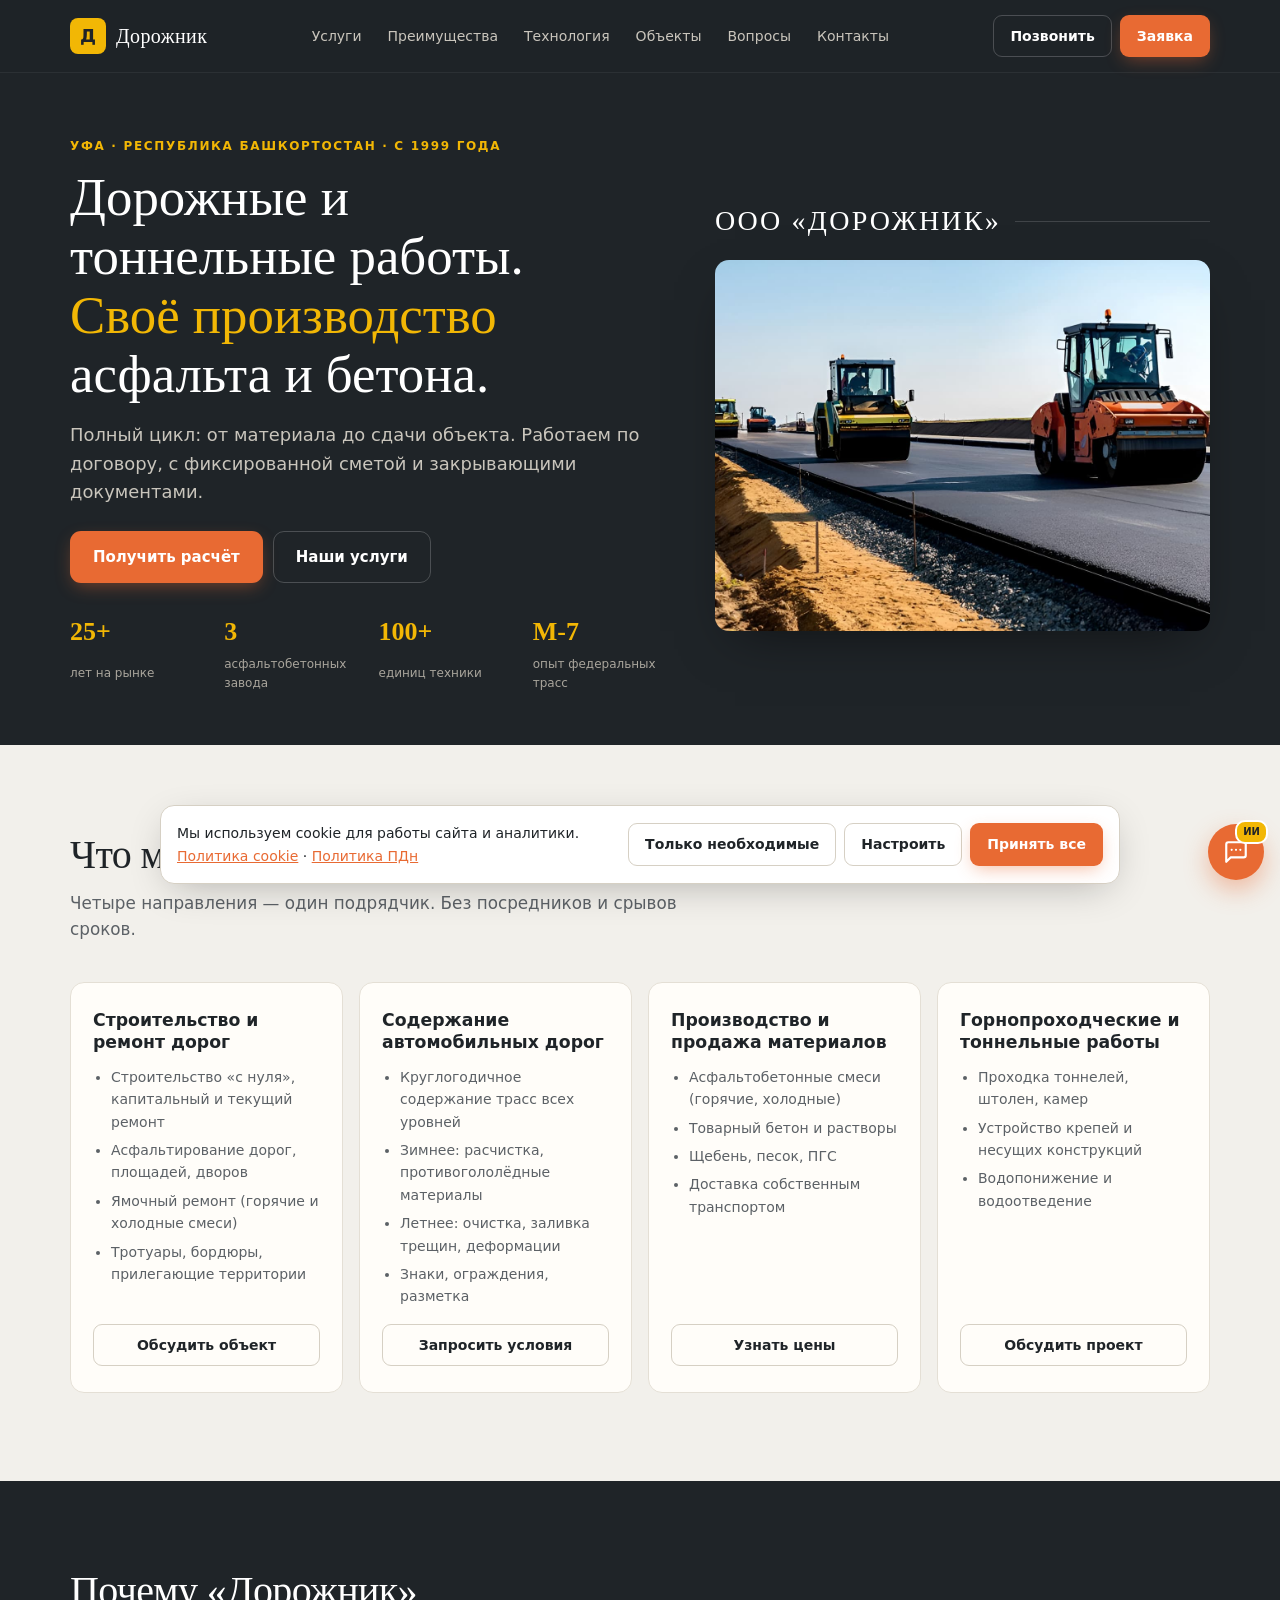
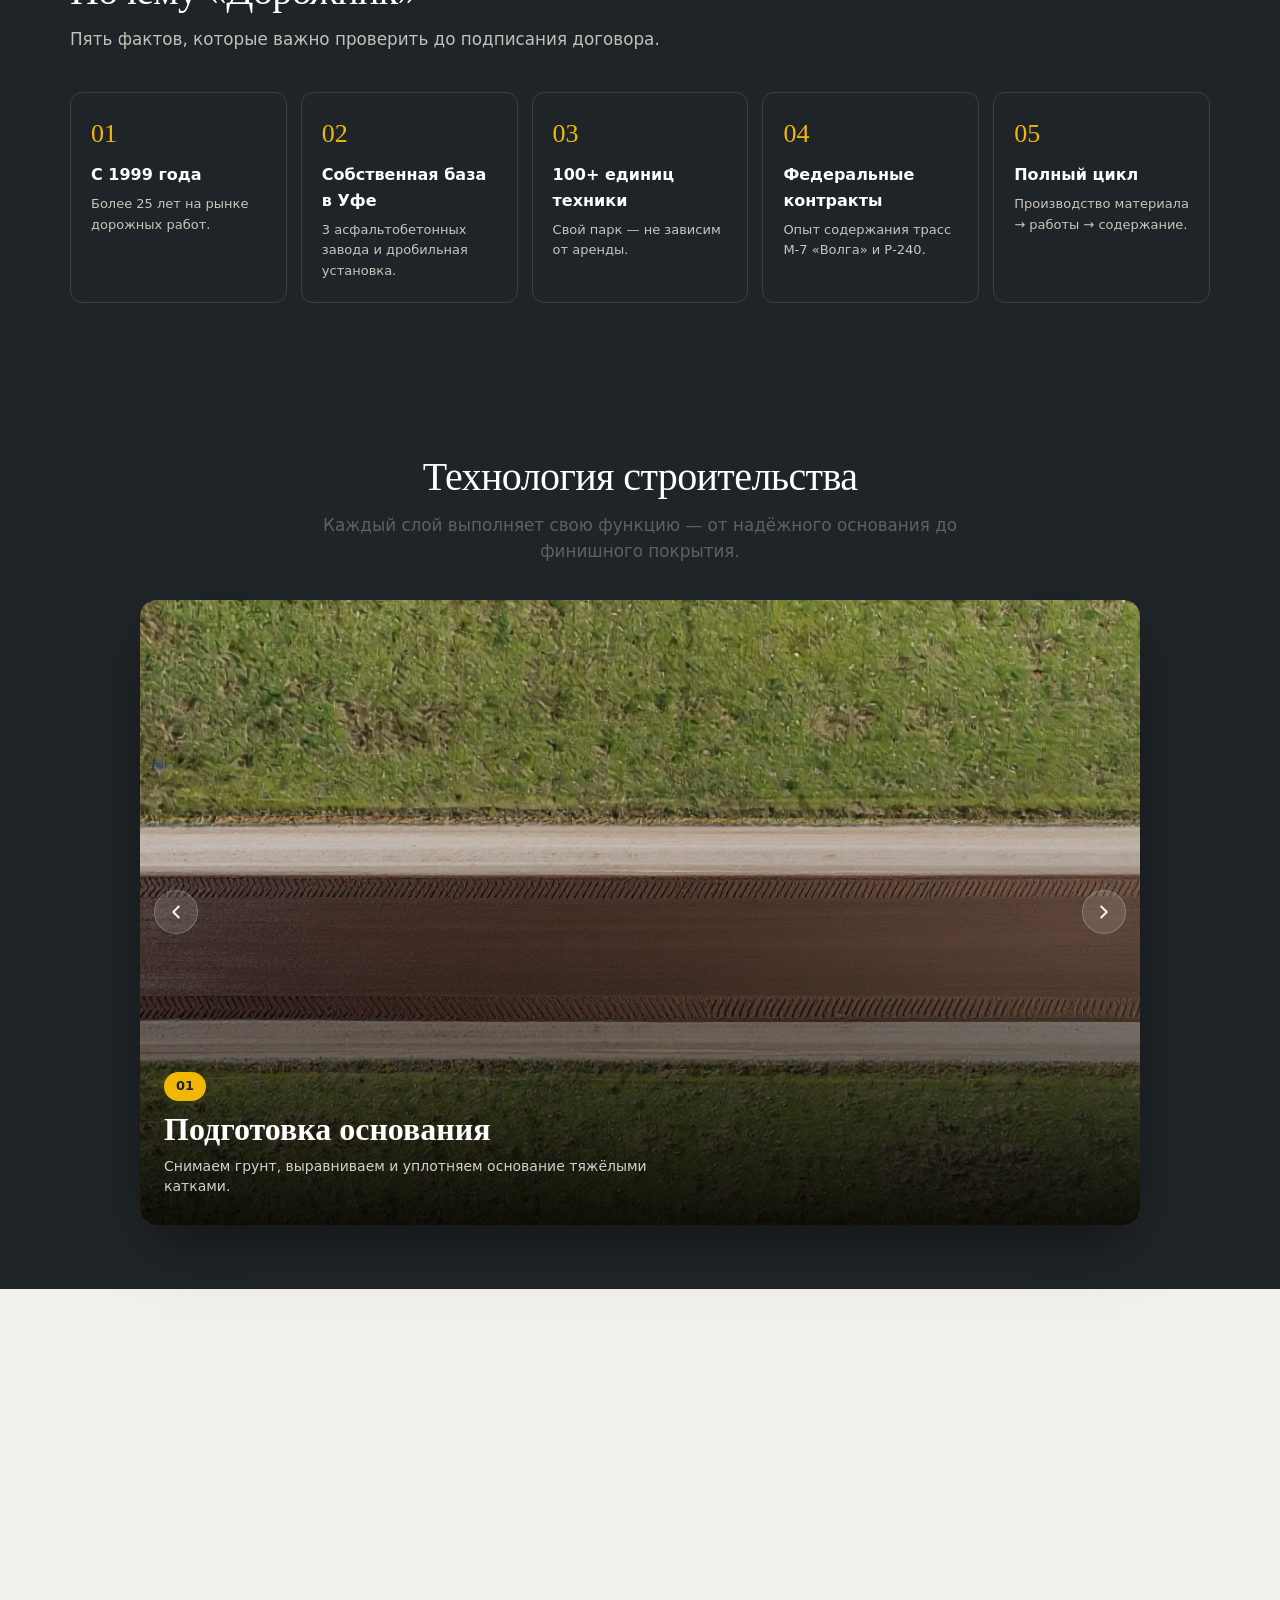
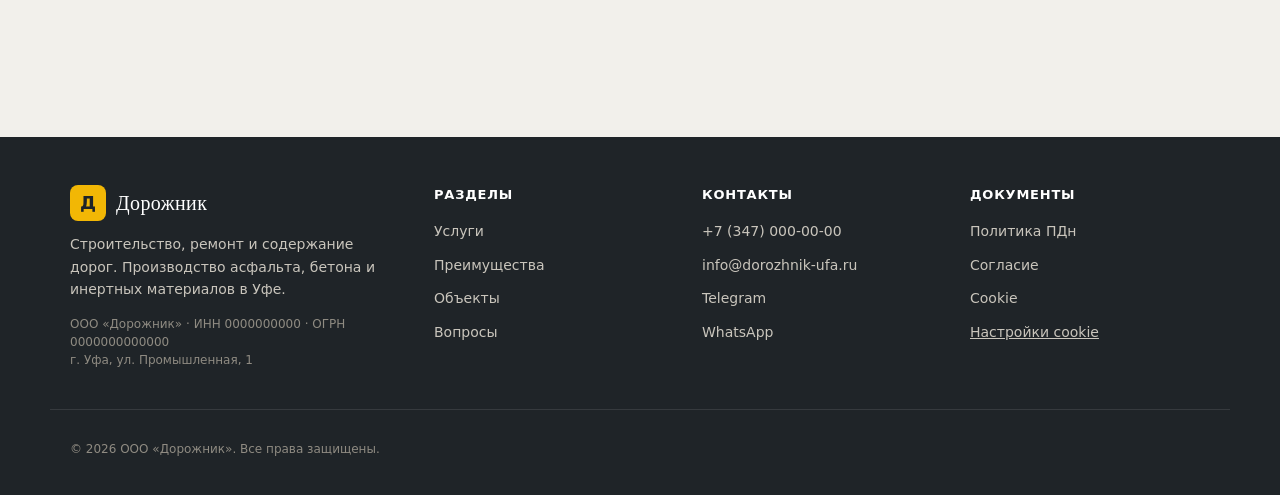
<file: index.html>
<!DOCTYPE html>
<html lang="ru">
<head>
  <meta charset="utf-8">
  <meta name="viewport" content="width=device-width, initial-scale=1, viewport-fit=cover">
  <meta name="theme-color" content="#1F2428">
  <meta name="color-scheme" content="dark light">
  <title>ООО «Дорожник» — дорожные и тоннельные работы, производство асфальта в Уфе</title>
  <meta name="description" content="Строительство и ремонт дорог, содержание трасс, тоннельные работы, продажа асфальта и бетона. Собственная база в Уфе, 100+ единиц техники, опыт с 1999 года.">
  <link rel="canonical" href="https://dorozhnik-ufa.ru/">

  <meta property="og:type" content="website">
  <meta property="og:title" content="ООО «Дорожник» — дорожные работы и асфальт в Уфе">
  <meta property="og:description" content="Полный цикл: от материала до сдачи объекта. С 1999 года. Своя техника и производство.">
  <meta property="og:url" content="https://dorozhnik-ufa.ru/">
  <meta property="og:locale" content="ru_RU">
  <meta property="og:site_name" content="ООО «Дорожник»">
  <meta name="twitter:card" content="summary_large_image">

  <link rel="stylesheet" href="/assets/css/styles.css">
  <link rel="icon" href="/favicon.svg" type="image/svg+xml">
  <link rel="manifest" href="/manifest.webmanifest">

  <script type="application/ld+json">
  {
    "@context": "https://schema.org",
    "@type": "LocalBusiness",
    "name": "ООО «Дорожник»",
    "url": "https://dorozhnik-ufa.ru/",
    "telephone": "+7 (347) 000-00-00",
    "email": "info@dorozhnik-ufa.ru",
    "address": {
      "@type": "PostalAddress",
      "addressLocality": "Уфа",
      "addressRegion": "Республика Башкортостан",
      "streetAddress": "ул. Промышленная, 1",
      "addressCountry": "RU"
    },
    "foundingDate": "1999",
    "areaServed": "Республика Башкортостан"
  }
  </script>
</head>
<body>

  <a class="skip-link" href="#main">Перейти к содержимому</a>

  <div class="road-timeline road-timeline--left" aria-hidden="true">
    <div class="road-timeline__image" id="roadImageLeft"></div>
  </div>
  <div class="road-timeline road-timeline--right" aria-hidden="true">
    <div class="road-timeline__image" id="roadImageRight"></div>
  </div>

  <header class="header" id="header">
    <div class="container header__inner">
      <a href="/" class="logo" id="logoLink" aria-label="Дорожник — на главную">
        <span class="logo__mark">Д</span>
        <span class="logo__text">Дорожник</span>
      </a>

      <nav class="nav" aria-label="Основная навигация">
        <a href="#services">Услуги</a>
        <a href="#advantages">Преимущества</a>
        <a href="#process">Технология</a>
        <a href="#objects">Объекты</a>
        <a href="#faq">Вопросы</a>
        <a href="#contacts">Контакты</a>
      </nav>

      <div class="header__actions">
        <a href="tel:+73470000000" class="btn btn--ghost btn--small">Позвонить</a>
        <a href="#lead" class="btn btn--primary btn--small">Заявка</a>
        <button type="button" class="burger" id="burger" aria-label="Открыть меню" aria-expanded="false" aria-controls="mobileNav">
          <span></span><span></span><span></span>
        </button>
      </div>
    </div>
  </header>

  <nav class="mobile-nav" id="mobileNav" aria-label="Мобильная навигация">
    <a href="#services">Услуги</a>
    <a href="#advantages">Преимущества</a>
    <a href="#process">Технология</a>
    <a href="#objects">Объекты</a>
    <a href="#faq">Вопросы</a>
    <a href="#contacts">Контакты</a>
    <div class="mobile-nav__cta">
      <a href="tel:+73470000000" class="btn btn--ghost">Позвонить</a>
      <a href="#lead" class="btn btn--primary">Оставить заявку</a>
    </div>
  </nav>

  <main id="main">
    <section class="hero" id="hero">
      <div class="container hero__grid">
        <div class="hero__content">
          <p class="hero__eyebrow">Уфа · Республика Башкортостан · с 1999 года</p>
          <h1 class="hero__title">
            Дорожные и тоннельные работы.<br>
            <span class="accent">Своё производство</span> асфальта и бетона.
          </h1>
          <p class="hero__lead">
            Полный цикл: от материала до сдачи объекта. Работаем по договору,
            с фиксированной сметой и закрывающими документами.
          </p>
          <div class="hero__actions">
            <a href="#lead" class="btn btn--primary">Получить расчёт</a>
            <a href="#services" class="btn btn--ghost">Наши услуги</a>
          </div>
          <ul class="hero__stats">
            <li><strong>25+</strong><span>лет на рынке</span></li>
            <li><strong>3</strong><span>асфальтобетонных завода</span></li>
            <li><strong>100+</strong><span>единиц техники</span></li>
            <li><strong>М-7</strong><span>опыт федеральных трасс</span></li>
          </ul>
        </div>
        <div class="hero__media">
          <div class="hero__company-name"><span>ООО «Дорожник»</span></div>
          <img
            src="/assets/img/hero-1200.jpg"
            alt="Дорожная техника ООО «Дорожник» на объекте"
            width="1200"
            height="900"
            fetchpriority="high"
            decoding="async"
          >
        </div>
      </div>
    </section>

    <section class="section reveal" id="services">
      <div class="container">
        <div class="section__head">
          <h2>Что мы делаем</h2>
          <p>Четыре направления — один подрядчик. Без посредников и срывов сроков.</p>
        </div>
        <div class="services">
          <article class="service">
            <div class="service__content">
              <h3>Строительство и ремонт дорог</h3>
              <ul>
                <li>Строительство «с нуля», капитальный и текущий ремонт</li>
                <li>Асфальтирование дорог, площадей, дворов</li>
                <li>Ямочный ремонт (горячие и холодные смеси)</li>
                <li>Тротуары, бордюры, прилегающие территории</li>
              </ul>
            </div>
            <a href="#lead" class="btn btn--ghost btn--small">Обсудить объект</a>
          </article>
          <article class="service">
            <div class="service__content">
              <h3>Содержание автомобильных дорог</h3>
              <ul>
                <li>Круглогодичное содержание трасс всех уровней</li>
                <li>Зимнее: расчистка, противогололёдные материалы</li>
                <li>Летнее: очистка, заливка трещин, деформации</li>
                <li>Знаки, ограждения, разметка</li>
              </ul>
            </div>
            <a href="#lead" class="btn btn--ghost btn--small">Запросить условия</a>
          </article>
          <article class="service">
            <div class="service__content">
              <h3>Производство и продажа материалов</h3>
              <ul>
                <li>Асфальтобетонные смеси (горячие, холодные)</li>
                <li>Товарный бетон и растворы</li>
                <li>Щебень, песок, ПГС</li>
                <li>Доставка собственным транспортом</li>
              </ul>
            </div>
            <a href="#lead" class="btn btn--ghost btn--small">Узнать цены</a>
          </article>
          <article class="service">
            <div class="service__content">
              <h3>Горнопроходческие и тоннельные работы</h3>
              <ul>
                <li>Проходка тоннелей, штолен, камер</li>
                <li>Устройство крепей и несущих конструкций</li>
                <li>Водопонижение и водоотведение</li>
              </ul>
            </div>
            <a href="#lead" class="btn btn--ghost btn--small">Обсудить проект</a>
          </article>
        </div>
      </div>
    </section>

    <section class="section section--dark reveal" id="advantages">
      <div class="container">
        <div class="section__head">
          <h2>Почему «Дорожник»</h2>
          <p>Пять фактов, которые важно проверить до подписания договора.</p>
        </div>
        <div class="features">
          <div class="feature"><span class="feature__num">01</span><h3>С 1999 года</h3><p>Более 25 лет на рынке дорожных работ.</p></div>
          <div class="feature"><span class="feature__num">02</span><h3>Собственная база в Уфе</h3><p>3 асфальтобетонных завода и дробильная установка.</p></div>
          <div class="feature"><span class="feature__num">03</span><h3>100+ единиц техники</h3><p>Свой парк — не зависим от аренды.</p></div>
          <div class="feature"><span class="feature__num">04</span><h3>Федеральные контракты</h3><p>Опыт содержания трасс М-7 «Волга» и Р-240.</p></div>
          <div class="feature"><span class="feature__num">05</span><h3>Полный цикл</h3><p>Производство материала → работы → содержание.</p></div>
        </div>
      </div>
    </section>

    <section class="road-showcase reveal" id="process">
      <div class="container">
        <div class="section__head" style="text-align:center;margin:0 auto 36px">
          <h2>Технология строительства</h2>
          <p>Каждый слой выполняет свою функцию — от надёжного основания до финишного покрытия.</p>
        </div>

        <div class="road-slider" id="roadSlider">
          <div class="road-slider__images">
            <img src="/assets/img/road/osnovanie.jpg" class="road-slider__img active" alt="Подготовка основания" width="1280" height="800" loading="lazy" decoding="async">
            <img src="/assets/img/road/pgs.jpg" class="road-slider__img" alt="Рассыпка ПГС" width="1280" height="800" loading="lazy" decoding="async">
            <img src="/assets/img/road/sheben.jpg" class="road-slider__img" alt="Укладка щебня" width="1280" height="800" loading="lazy" decoding="async">
            <img src="/assets/img/road/bitum.jpg" class="road-slider__img" alt="Розлив битума" width="1280" height="800" loading="lazy" decoding="async">
            <img src="/assets/img/road/asphalt.jpg" class="road-slider__img" alt="Укладка асфальта" width="1280" height="800" loading="lazy" decoding="async">
          </div>

          <div class="road-slider__captions">
            <div class="road-slider__caption active">
              <span>01</span>
              <h3>Подготовка основания</h3>
              <p>Снимаем грунт, выравниваем и уплотняем основание тяжёлыми катками.</p>
            </div>
            <div class="road-slider__caption">
              <span>02</span>
              <h3>Рассыпка ПГС</h3>
              <p>Песчано-гравийная смесь равномерно распределяет нагрузку и отводит влагу.</p>
            </div>
            <div class="road-slider__caption">
              <span>03</span>
              <h3>Укладка щебня</h3>
              <p>Метод «заклинки» создаёт монолитный и жёсткий несущий слой.</p>
            </div>
            <div class="road-slider__caption">
              <span>04</span>
              <h3>Розлив битума</h3>
              <p>Эмульсия обеспечивает сцепление асфальта с основанием и обеспыливание.</p>
            </div>
            <div class="road-slider__caption">
              <span>05</span>
              <h3>Укладка асфальта</h3>
              <p>Горячая смесь и уплотнение катками — покрытие готово к эксплуатации.</p>
            </div>
          </div>

          <button type="button" class="road-slider__btn road-slider__btn--prev" aria-label="Предыдущий этап">
            <svg viewBox="0 0 24 24" fill="none" stroke="currentColor" stroke-width="2" stroke-linecap="round" stroke-linejoin="round"><path d="M15 18l-6-6 6-6"/></svg>
          </button>
          <button type="button" class="road-slider__btn road-slider__btn--next" aria-label="Следующий этап">
            <svg viewBox="0 0 24 24" fill="none" stroke="currentColor" stroke-width="2" stroke-linecap="round" stroke-linejoin="round"><path d="M9 18l6-6-6-6"/></svg>
          </button>
        </div>
      </div>
    </section>

    <section class="section reveal" id="objects">
      <div class="container">
        <div class="section__head">
          <h2>Объекты и направления</h2>
          <p>Типы работ. По запросу покажем конкретные объекты.</p>
        </div>
        <div class="objects">
          <div class="object-card">
            <div class="object-card__media object-card__media--1"></div>
            <h3>Содержание федеральной трассы</h3>
            <p>Круглогодичное обслуживание, зимняя расчистка, ямочный ремонт.</p>
          </div>
          <div class="object-card">
            <div class="object-card__media object-card__media--2"></div>
            <h3>Асфальтирование промплощадки</h3>
            <p>Подготовка основания, укладка, уплотнение, разметка.</p>
          </div>
          <div class="object-card">
            <div class="object-card__media object-card__media--3"></div>
            <h3>Поставка асфальтобетона</h3>
            <p>Собственное производство, доставка, лабораторный контроль.</p>
          </div>
          <div class="object-card">
            <div class="object-card__media object-card__media--4"></div>
            <h3>Тоннельные работы</h3>
            <p>Проходка, крепи, водопонижение, несущие конструкции.</p>
          </div>
        </div>
      </div>
    </section>

    <section class="section section--muted reveal" id="faq">
      <div class="container">
        <div class="section__head">
          <h2>Частые вопросы</h2>
          <p>Не нашли ответ — напишите или позвоните, ответим в рабочее время.</p>
        </div>
        <div class="faq">
          <details>
            <summary>Работаете ли по договору?</summary>
            <div class="faq-content"><p>Да, все работы — по договору с фиксированной сметой и закрывающими документами.</p></div>
          </details>
          <details>
            <summary>Есть ли своя техника и производство?</summary>
            <div class="faq-content"><p>Да, свой парк техники (100+ единиц) и асфальтобетонные заводы в Уфе.</p></div>
          </details>
          <details>
            <summary>Как быстро рассчитаете стоимость?</summary>
            <div class="faq-content"><p>В течение 1 рабочего дня после уточнения объёма.</p></div>
          </details>
          <details>
            <summary>Работаете с юридическими лицами?</summary>
            <div class="faq-content"><p>Да, основной профиль — B2B и госзаказчики.</p></div>
          </details>
          <details>
            <summary>Можно ли купить асфальт/бетон с доставкой?</summary>
            <div class="faq-content"><p>Да, продаём материалы и доставляем собственным транспортом.</p></div>
          </details>
          <details>
            <summary>В каких регионах работаете?</summary>
            <div class="faq-content"><p>База в Уфе, работаем по Республике Башкортостан и соседним регионам.</p></div>
          </details>
        </div>
      </div>
    </section>

    <section class="section reveal" id="lead">
      <div class="container lead">
        <div class="lead__text">
          <h2>Получить расчёт</h2>
          <p>Оставьте заявку — перезвоним в рабочее время, уточним объём и пришлём смету.</p>
          <p class="lead__note">Или позвоните: <a href="tel:+73470000000">+7 (347) 000-00-00</a></p>
        </div>
        <form class="lead__form" id="leadForm" novalidate>
          <div class="field">
            <label for="name">Имя <span class="req">*</span></label>
            <input id="name" name="name" type="text" autocomplete="name" required maxlength="100" enterkeyhint="next">
            <span class="field__error" data-error-for="name"></span>
          </div>
          <div class="field">
            <label for="phone">Телефон <span class="req">*</span></label>
            <input id="phone" name="phone" type="tel" autocomplete="tel" inputmode="tel" required maxlength="20" placeholder="+7 (___) ___-__-__" enterkeyhint="next">
            <span class="field__error" data-error-for="phone"></span>
          </div>
          <div class="field">
            <label for="message">Что нужно сделать?</label>
            <textarea id="message" name="message" rows="3" placeholder="Например: асфальтирование площадки 2000 м²" enterkeyhint="send"></textarea>
          </div>
          <input type="text" name="website" tabindex="-1" autocomplete="off" aria-hidden="true" style="position:absolute;left:-9999px;width:1px;height:1px;opacity:0">
          <div class="consent">
            <input type="checkbox" id="consentPd" name="consent" value="1" required>
            <label for="consentPd">Я ознакомлен(а) с <a href="/privacy/" target="_blank" rel="noopener">Политикой обработки ПДн</a> и даю <a href="/consent/" target="_blank" rel="noopener">согласие на обработку персональных данных</a>. <span class="req">*</span></label>
          </div>
          <div class="consent">
            <input type="checkbox" id="consentMarketing" name="marketing" value="1">
            <label for="consentMarketing">Согласен(на) на получение рекламных сообщений (необязательно).</label>
          </div>
          <button type="submit" class="btn btn--primary" id="leadSubmit">Отправить заявку</button>
          <p class="form-status" id="leadStatus" role="status" aria-live="polite"></p>
        </form>
      </div>
    </section>
  </main>

  <footer class="footer" id="contacts">
    <div class="container footer__grid">
      <div class="footer__col">
        <a href="/" class="logo logo--footer"><span class="logo__mark">Д</span><span class="logo__text">Дорожник</span></a>
        <p class="footer__desc">Строительство, ремонт и содержание дорог. Производство асфальта, бетона и инертных материалов в Уфе.</p>
        <p class="footer__req">ООО «Дорожник» · ИНН 0000000000 · ОГРН 0000000000000<br>г. Уфа, ул. Промышленная, 1</p>
      </div>
      <div class="footer__col">
        <h4>Разделы</h4>
        <ul>
          <li><a href="#services">Услуги</a></li>
          <li><a href="#advantages">Преимущества</a></li>
          <li><a href="#objects">Объекты</a></li>
          <li><a href="#faq">Вопросы</a></li>
        </ul>
      </div>
      <div class="footer__col">
        <h4>Контакты</h4>
        <ul>
          <li><a href="tel:+73470000000">+7 (347) 000-00-00</a></li>
          <li><a href="mailto:info@dorozhnik-ufa.ru">info@dorozhnik-ufa.ru</a></li>
          <li><a href="https://t.me/dorozhnik_ufa" target="_blank" rel="noopener noreferrer">Telegram</a></li>
          <li><a href="https://wa.me/73470000000" target="_blank" rel="noopener noreferrer">WhatsApp</a></li>
        </ul>
      </div>
      <div class="footer__col">
        <h4>Документы</h4>
        <ul>
          <li><a href="/privacy/">Политика ПДн</a></li>
          <li><a href="/consent/">Согласие</a></li>
          <li><a href="/cookie/">Cookie</a></li>
          <li><button type="button" id="cookieSettings" class="link-btn">Настройки cookie</button></li>
        </ul>
      </div>
    </div>
    <div class="container footer__bottom">
      <p>© 2026 ООО «Дорожник». Все права защищены.</p>
    </div>
  </footer>

  <div class="cookie-banner" id="cookieBanner" role="dialog" aria-label="Использование файлов cookie" hidden>
    <p>
      Мы используем cookie для работы сайта и аналитики.
      <a href="/cookie/" target="_blank" rel="noopener">Политика cookie</a> ·
      <a href="/privacy/" target="_blank" rel="noopener">Политика ПДн</a>
    </p>
    <div class="cookie-banner__actions">
      <button type="button" class="btn btn--ghost btn--small" data-cookie="necessary">Только необходимые</button>
      <button type="button" class="btn btn--ghost btn--small" id="btnCookieSettings">Настроить</button>
      <button type="button" class="btn btn--primary btn--small" data-cookie="all">Принять все</button>
    </div>
  </div>

  <dialog class="cookie-modal" id="cookieModal" aria-labelledby="cookieModalTitle">
    <form method="dialog">
      <h3 id="cookieModalTitle">Настройки cookie</h3>
      <label class="cookie-modal__label">
        <input type="checkbox" checked disabled>
        <span><b>Необходимые</b> (всегда включены) — нужны для работы сайта.</span>
      </label>
      <label class="cookie-modal__label">
        <input type="checkbox" id="cookieAnalytics" checked>
        <span><b>Аналитические</b> — помогают понять, как вы используете сайт.</span>
      </label>
      <div class="cookie-modal__actions">
        <button type="button" class="btn btn--ghost" onclick="document.getElementById('cookieModal').close()">Отмена</button>
        <button type="button" class="btn btn--primary" id="btnCookieSave">Сохранить выбор</button>
      </div>
    </form>
  </dialog>

  <div class="ai-chat-wrapper">
    <button type="button" class="ai-chat-toggle" id="aiChatToggle" aria-label="Открыть помощника">
      <svg viewBox="0 0 24 24" fill="none" stroke="currentColor" stroke-width="2" stroke-linecap="round" stroke-linejoin="round"><path d="M21 15a2 2 0 0 1-2 2H7l-4 4V5a2 2 0 0 1 2-2h14a2 2 0 0 1 2 2z"></path><path d="M8 10h.01M12 10h.01M16 10h.01"></path></svg>
      <span class="ai-chat-badge">ИИ</span>
    </button>
    <div class="ai-chat-window" id="aiChatWindow">
      <div class="ai-chat-header">
        <div class="ai-chat-header-info">
          <div class="ai-chat-avatar">Д</div>
          <div>
            <strong>Помощник</strong>
            <span>Дорожник · онлайн</span>
          </div>
        </div>
        <button type="button" class="ai-chat-close" id="aiChatClose" aria-label="Закрыть чат">
          <svg viewBox="0 0 24 24" fill="none" stroke="currentColor" stroke-width="2" stroke-linecap="round" stroke-linejoin="round"><path d="M18 6L6 18M6 6l12 12"></path></svg>
        </button>
      </div>
      <div class="ai-chat-messages" id="aiChatMessages">
        <div class="ai-message ai-message--bot">Здравствуйте! Я помощник «Дорожник». Спросите про услуги, цены, сроки или попросите посчитать — например «12*45».</div>
      </div>
      <form class="ai-chat-input-area" id="aiChatForm">
        <input type="text" id="aiChatInput" placeholder="Задайте вопрос…" autocomplete="off" enterkeyhint="send">
        <button type="submit" aria-label="Отправить">
          <svg viewBox="0 0 24 24" fill="none" stroke="currentColor" stroke-width="2" stroke-linecap="round" stroke-linejoin="round"><path d="M22 2L11 13M22 2l-7 20-4-9-9-4 20-7z"></path></svg>
        </button>
      </form>
    </div>
  </div>

  <script src="/assets/js/app.js" type="module"></script>
  <script src="/register-sw.js"></script>
</body>
</html>
</file>
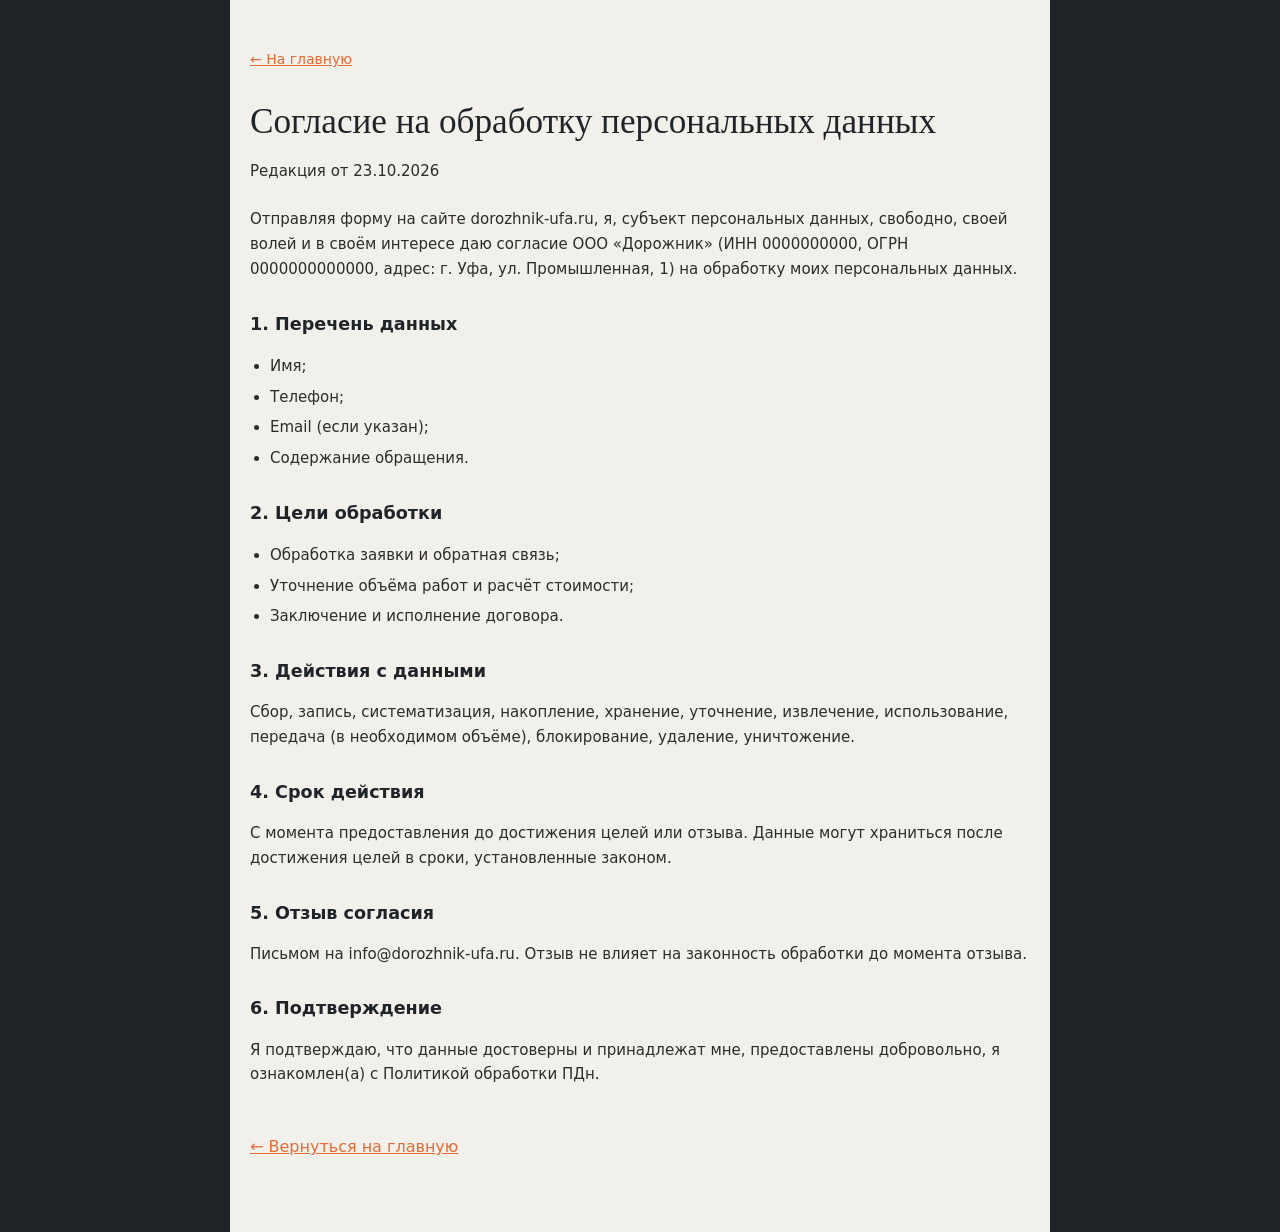
<file: consent/index.html>
<!DOCTYPE html>
<html lang="ru">
<head>
  <meta charset="utf-8">
  <meta name="viewport" content="width=device-width, initial-scale=1">
  <title>Согласие на обработку персональных данных — ООО «Дорожник»</title>
  <meta name="description" content="Согласие на обработку персональных данных ООО «Дорожник».">
  <link rel="canonical" href="https://dorozhnik-ufa.ru/consent/">
  <link rel="stylesheet" href="/assets/css/styles.css">
  <style>
    .doc { max-width: 820px; margin: 0 auto; padding: 48px 20px 72px; }
    .doc h1 { font-family: Georgia, serif; font-weight: 400; font-size: clamp(1.6rem, 3vw, 2.2rem); margin: 0 0 8px; }
    .doc__date { color: #5C6166; font-size: 14px; margin: 0 0 24px; }
    .doc nav { font-size: 14px; margin-bottom: 24px; }
    .doc nav a { color: #E86A33; }
    .doc h2 { font-size: 1.1rem; margin: 28px 0 10px; }
    .doc p, .doc li { font-size: 15px; line-height: 1.65; color: #2c2c2c; }
    .doc ul { padding-left: 20px; display: grid; gap: 6px; }
    .doc__back { display: inline-block; margin-top: 32px; color: #E86A33; }
    @media print { .doc nav, .doc__back { display: none; } }
  </style>
</head>
<body>
  <main class="doc">
    <nav><a href="/">← На главную</a></nav>
    <h1>Согласие на обработку персональных данных</h1>
    <p class="doc__date">Редакция от 23.10.2026</p>

    <p>Отправляя форму на сайте dorozhnik-ufa.ru, я, субъект персональных данных, свободно, своей волей и в своём интересе даю согласие ООО «Дорожник» (ИНН 0000000000, ОГРН 0000000000000, адрес: г. Уфа, ул. Промышленная, 1) на обработку моих персональных данных.</p>

    <h2>1. Перечень данных</h2>
    <ul>
      <li>Имя;</li>
      <li>Телефон;</li>
      <li>Email (если указан);</li>
      <li>Содержание обращения.</li>
    </ul>

    <h2>2. Цели обработки</h2>
    <ul>
      <li>Обработка заявки и обратная связь;</li>
      <li>Уточнение объёма работ и расчёт стоимости;</li>
      <li>Заключение и исполнение договора.</li>
    </ul>

    <h2>3. Действия с данными</h2>
    <p>Сбор, запись, систематизация, накопление, хранение, уточнение, извлечение, использование, передача (в необходимом объёме), блокирование, удаление, уничтожение.</p>

    <h2>4. Срок действия</h2>
    <p>С момента предоставления до достижения целей или отзыва. Данные могут храниться после достижения целей в сроки, установленные законом.</p>

    <h2>5. Отзыв согласия</h2>
    <p>Письмом на info@dorozhnik-ufa.ru. Отзыв не влияет на законность обработки до момента отзыва.</p>

    <h2>6. Подтверждение</h2>
    <p>Я подтверждаю, что данные достоверны и принадлежат мне, предоставлены добровольно, я ознакомлен(а) с Политикой обработки ПДн.</p>

    <a class="doc__back" href="/">← Вернуться на главную</a>
  </main>
</body>
</html>
</file>
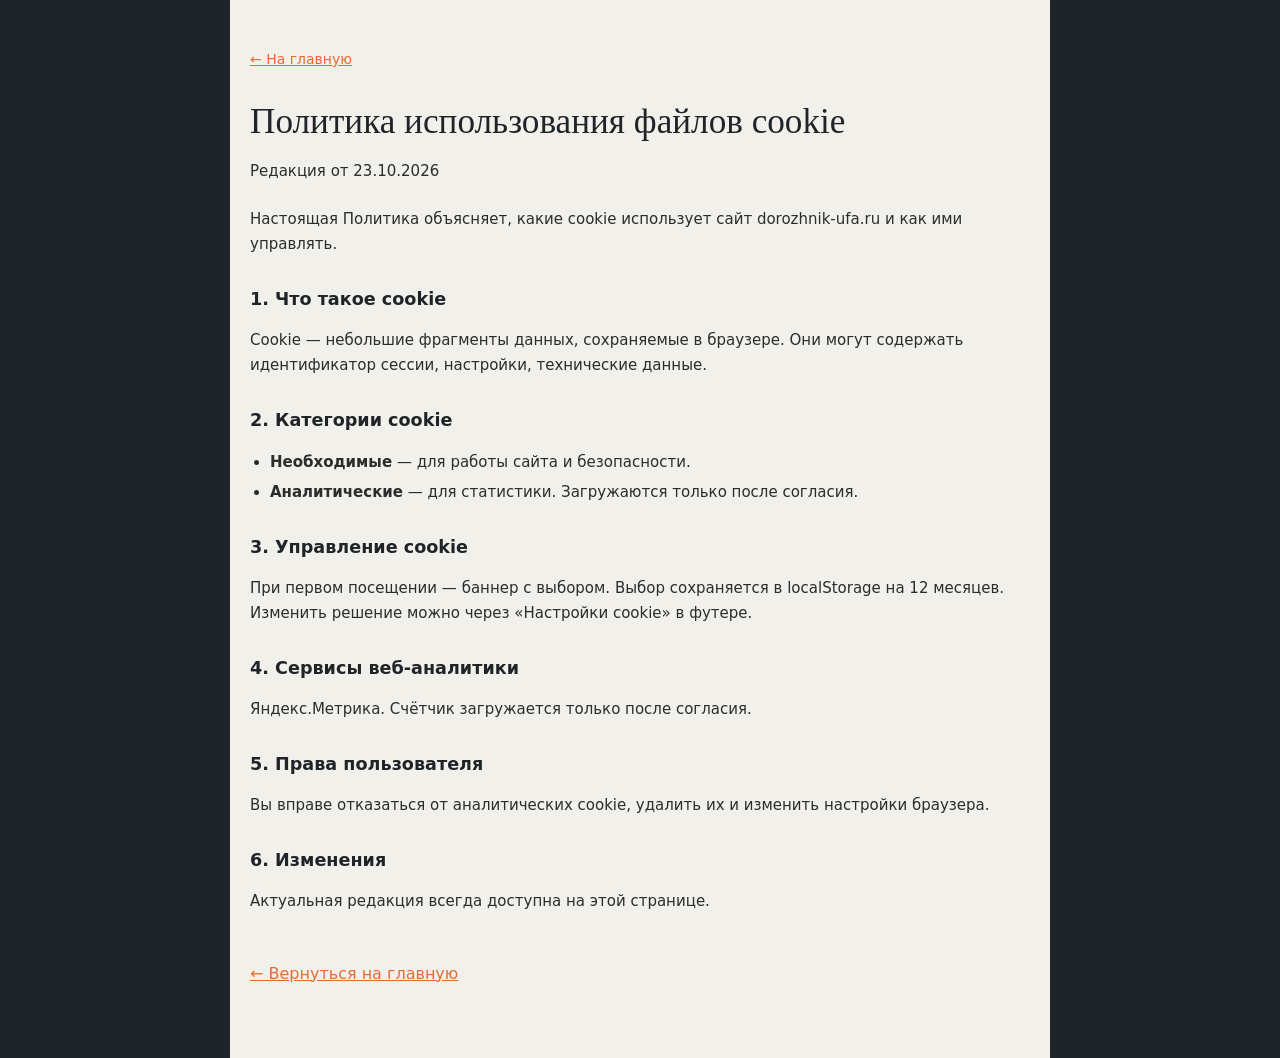
<file: cookie/index.html>
<!DOCTYPE html>
<html lang="ru">
<head>
  <meta charset="utf-8">
  <meta name="viewport" content="width=device-width, initial-scale=1">
  <title>Политика использования файлов cookie — ООО «Дорожник»</title>
  <meta name="description" content="Политика использования файлов cookie ООО «Дорожник».">
  <link rel="canonical" href="https://dorozhnik-ufa.ru/cookie/">
  <link rel="stylesheet" href="/assets/css/styles.css">
  <style>
    .doc { max-width: 820px; margin: 0 auto; padding: 48px 20px 72px; }
    .doc h1 { font-family: Georgia, serif; font-weight: 400; font-size: clamp(1.6rem, 3vw, 2.2rem); margin: 0 0 8px; }
    .doc__date { color: #5C6166; font-size: 14px; margin: 0 0 24px; }
    .doc nav { font-size: 14px; margin-bottom: 24px; }
    .doc nav a { color: #E86A33; }
    .doc h2 { font-size: 1.1rem; margin: 28px 0 10px; }
    .doc p, .doc li { font-size: 15px; line-height: 1.65; color: #2c2c2c; }
    .doc ul { padding-left: 20px; display: grid; gap: 6px; }
    .doc__back { display: inline-block; margin-top: 32px; color: #E86A33; }
    @media print { .doc nav, .doc__back { display: none; } }
  </style>
</head>
<body>
  <main class="doc">
    <nav><a href="/">← На главную</a></nav>
    <h1>Политика использования файлов cookie</h1>
    <p class="doc__date">Редакция от 23.10.2026</p>

    <p>Настоящая Политика объясняет, какие cookie использует сайт dorozhnik-ufa.ru и как ими управлять.</p>

    <h2>1. Что такое cookie</h2>
    <p>Cookie — небольшие фрагменты данных, сохраняемые в браузере. Они могут содержать идентификатор сессии, настройки, технические данные.</p>

    <h2>2. Категории cookie</h2>
    <ul>
      <li><strong>Необходимые</strong> — для работы сайта и безопасности.</li>
      <li><strong>Аналитические</strong> — для статистики. Загружаются только после согласия.</li>
    </ul>

    <h2>3. Управление cookie</h2>
    <p>При первом посещении — баннер с выбором. Выбор сохраняется в localStorage на 12 месяцев. Изменить решение можно через «Настройки cookie» в футере.</p>

    <h2>4. Сервисы веб-аналитики</h2>
    <p>Яндекс.Метрика. Счётчик загружается только после согласия.</p>

    <h2>5. Права пользователя</h2>
    <p>Вы вправе отказаться от аналитических cookie, удалить их и изменить настройки браузера.</p>

    <h2>6. Изменения</h2>
    <p>Актуальная редакция всегда доступна на этой странице.</p>

    <a class="doc__back" href="/">← Вернуться на главную</a>
  </main>
</body>
</html>
</file>
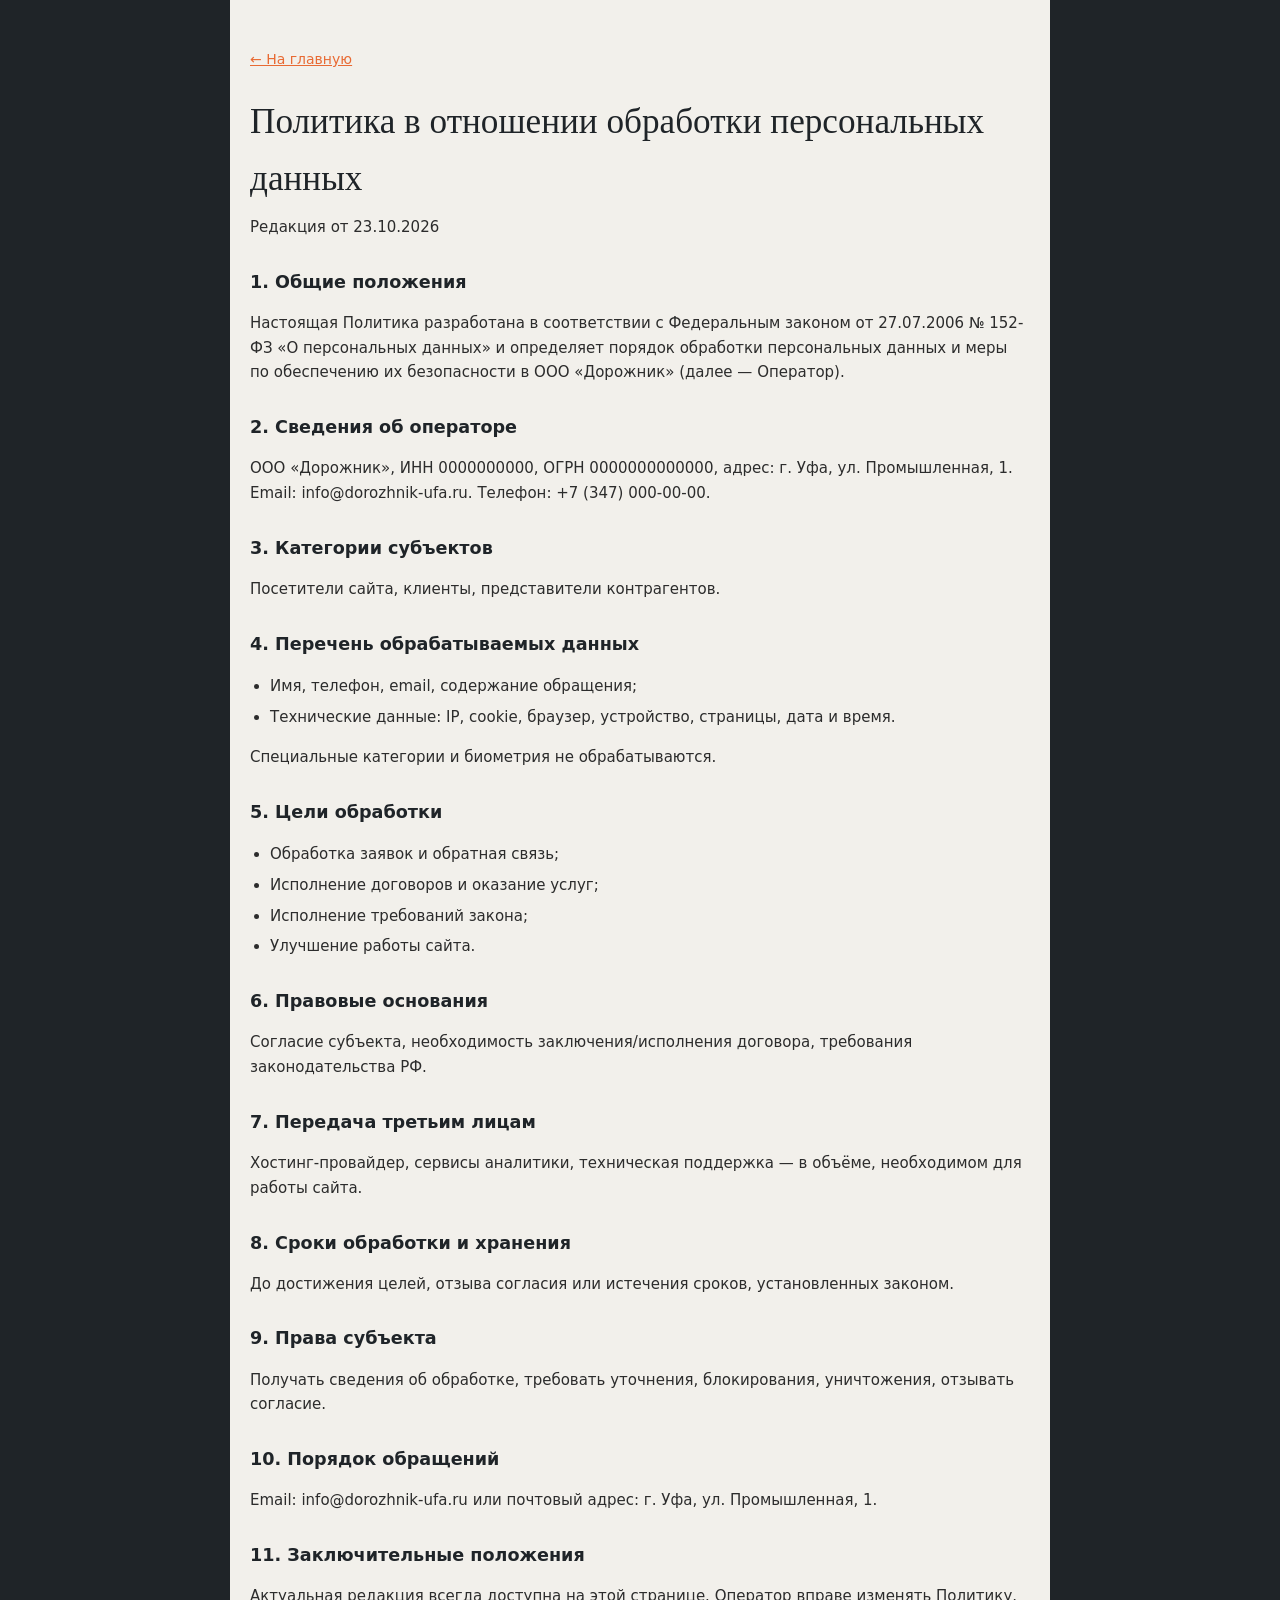
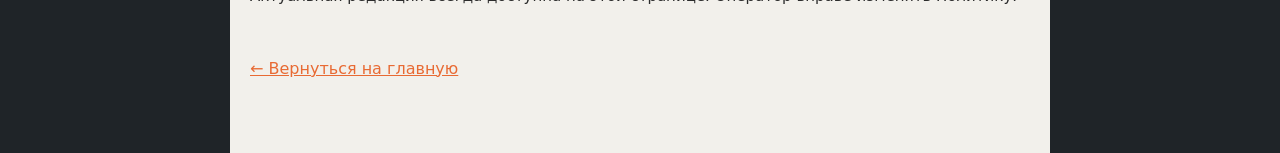
<file: privacy/index.html>
<!DOCTYPE html>
<html lang="ru">
<head>
  <meta charset="utf-8">
  <meta name="viewport" content="width=device-width, initial-scale=1">
  <title>Политика обработки персональных данных — ООО «Дорожник»</title>
  <meta name="description" content="Политика в отношении обработки персональных данных ООО «Дорожник».">
  <link rel="canonical" href="https://dorozhnik-ufa.ru/privacy/">
  <link rel="stylesheet" href="/assets/css/styles.css">
  <style>
    .doc { max-width: 820px; margin: 0 auto; padding: 48px 20px 72px; }
    .doc h1 { font-family: Georgia, serif; font-weight: 400; font-size: clamp(1.6rem, 3vw, 2.2rem); margin: 0 0 8px; }
    .doc__date { color: #5C6166; font-size: 14px; margin: 0 0 24px; }
    .doc nav { font-size: 14px; margin-bottom: 24px; }
    .doc nav a { color: #E86A33; }
    .doc h2 { font-size: 1.1rem; margin: 28px 0 10px; }
    .doc p, .doc li { font-size: 15px; line-height: 1.65; color: #2c2c2c; }
    .doc ul { padding-left: 20px; display: grid; gap: 6px; }
    .doc__back { display: inline-block; margin-top: 32px; color: #E86A33; }
    @media print { .doc nav, .doc__back { display: none; } }
  </style>
</head>
<body>
  <main class="doc">
    <nav><a href="/">← На главную</a></nav>
    <h1>Политика в отношении обработки персональных данных</h1>
    <p class="doc__date">Редакция от 23.10.2026</p>

    <h2>1. Общие положения</h2>
    <p>Настоящая Политика разработана в соответствии с Федеральным законом от 27.07.2006 № 152-ФЗ «О персональных данных» и определяет порядок обработки персональных данных и меры по обеспечению их безопасности в ООО «Дорожник» (далее — Оператор).</p>

    <h2>2. Сведения об операторе</h2>
    <p>ООО «Дорожник», ИНН 0000000000, ОГРН 0000000000000, адрес: г. Уфа, ул. Промышленная, 1. Email: info@dorozhnik-ufa.ru. Телефон: +7 (347) 000-00-00.</p>

    <h2>3. Категории субъектов</h2>
    <p>Посетители сайта, клиенты, представители контрагентов.</p>

    <h2>4. Перечень обрабатываемых данных</h2>
    <ul>
      <li>Имя, телефон, email, содержание обращения;</li>
      <li>Технические данные: IP, cookie, браузер, устройство, страницы, дата и время.</li>
    </ul>
    <p>Специальные категории и биометрия не обрабатываются.</p>

    <h2>5. Цели обработки</h2>
    <ul>
      <li>Обработка заявок и обратная связь;</li>
      <li>Исполнение договоров и оказание услуг;</li>
      <li>Исполнение требований закона;</li>
      <li>Улучшение работы сайта.</li>
    </ul>

    <h2>6. Правовые основания</h2>
    <p>Согласие субъекта, необходимость заключения/исполнения договора, требования законодательства РФ.</p>

    <h2>7. Передача третьим лицам</h2>
    <p>Хостинг-провайдер, сервисы аналитики, техническая поддержка — в объёме, необходимом для работы сайта.</p>

    <h2>8. Сроки обработки и хранения</h2>
    <p>До достижения целей, отзыва согласия или истечения сроков, установленных законом.</p>

    <h2>9. Права субъекта</h2>
    <p>Получать сведения об обработке, требовать уточнения, блокирования, уничтожения, отзывать согласие.</p>

    <h2>10. Порядок обращений</h2>
    <p>Email: info@dorozhnik-ufa.ru или почтовый адрес: г. Уфа, ул. Промышленная, 1.</p>

    <h2>11. Заключительные положения</h2>
    <p>Актуальная редакция всегда доступна на этой странице. Оператор вправе изменять Политику.</p>

    <a class="doc__back" href="/">← Вернуться на главную</a>
  </main>
</body>
</html>
</file>
<file: assets/css/styles.css>
/* ===== RESET ===== */
*, *::before, *::after { box-sizing: border-box; }
html, body { margin: 0; padding: 0; width: 100%; overflow-x: hidden; }
html {
  scroll-behavior: smooth;
  -webkit-text-size-adjust: 100%;
  background-color: var(--dark);
}
body {
  font-family: system-ui, -apple-system, "Segoe UI", Roboto, "Helvetica Neue", Arial, sans-serif;
  background-color: var(--dark);
  color: #1F2428;
  line-height: 1.6;
  font-size: 16px;
  -webkit-tap-highlight-color: transparent;
}
main { background-color: var(--bg); }
img { display: block; max-width: 100%; height: auto; background-color: #1F2428; }
a { color: inherit; }
button, input, textarea, select { font: inherit; color: inherit; }
:focus-visible { outline: 3px solid #F2B705; outline-offset: 2px; border-radius: 4px; }
[hidden] { display: none !important; }
dialog:not([open]) { display: none !important; }

:root {
  --bg: #F2F0EB;
  --dark: #1F2428;
  --accent: #F2B705;
  --accent-2: #E86A33;
  --text: #1F2428;
  --muted: #5C6166;
  --border: #D6D0C4;
  --radius: 12px;
  --max: 1180px;
  --header-h: 72px;
  --safe-top: env(safe-area-inset-top, 0px);
  --safe-bottom: env(safe-area-inset-bottom, 0px);
  --safe-left: env(safe-area-inset-left, 0px);
  --safe-right: env(safe-area-inset-right, 0px);
}

@keyframes fadeUp {
  from { opacity: 0; transform: translate3d(0, 24px, 0); }
  to { opacity: 1; transform: translate3d(0, 0, 0); }
}

/* Header stable from first paint — no entrance animation (fixes button jump) */
.hero__eyebrow, .hero__title, .hero__lead, .hero__actions, .hero__stats, .hero__media {
  opacity: 0;
  animation: fadeUp 0.8s cubic-bezier(0.22, 1, 0.36, 1) forwards;
  will-change: transform, opacity;
  backface-visibility: hidden;
}
.hero__eyebrow { animation-delay: 0.1s; }
.hero__title { animation-delay: 0.2s; }
.hero__lead { animation-delay: 0.3s; }
.hero__actions { animation-delay: 0.4s; }
.hero__stats { animation-delay: 0.5s; }
.hero__media { animation-delay: 0.25s; }

.reveal {
  opacity: 0;
  transform: translate3d(0, 28px, 0);
  transition: opacity 0.7s cubic-bezier(0.22, 1, 0.36, 1), transform 0.7s cubic-bezier(0.22, 1, 0.36, 1);
  will-change: transform, opacity;
  backface-visibility: hidden;
}
.reveal.in {
  opacity: 1;
  transform: translate3d(0, 0, 0);
  will-change: auto;
}

.road-timeline {
  position: fixed;
  top: 0; bottom: 0;
  width: 64px;
  z-index: 40;
  pointer-events: none;
  display: none;
  overflow: hidden;
}
.road-timeline--left { left: 12px; }
.road-timeline--right { right: 12px; }
@media (min-width: 1280px) { .road-timeline { display: block; } }

.road-timeline__image {
  width: 100%;
  height: 100%;
  background-image: url('/assets/img/road-bg.jpg');
  background-size: cover;
  background-position: center top;
  background-repeat: no-repeat;
  clip-path: inset(0 0 100% 0);
  transition: clip-path 0.08s linear;
  opacity: 0.55;
}

.container { width: 100%; max-width: var(--max); margin: 0 auto; padding: 0 20px; }
.skip-link {
  position: absolute; left: -9999px; top: 8px;
  background: var(--accent); color: var(--dark);
  padding: 10px 14px; border-radius: 8px; z-index: 9999; text-decoration: none;
}
.skip-link:focus { left: 8px; }

.header {
  position: sticky;
  top: 0;
  z-index: 100;
  background-color: rgba(31, 36, 40, 0.94);
  backdrop-filter: blur(14px);
  -webkit-backdrop-filter: blur(14px);
  border-bottom: 1px solid rgba(255,255,255,.06);
  padding-top: var(--safe-top);
  transform: translate3d(0, 0, 0);
}
.header__inner {
  display: flex;
  align-items: center;
  justify-content: space-between;
  min-height: var(--header-h);
  gap: 12px;
}
.logo {
  display: inline-flex;
  align-items: center;
  gap: 10px;
  text-decoration: none;
  color: #fff;
  flex-shrink: 0;
}
.logo__mark {
  width: 36px; height: 36px;
  border-radius: 8px;
  background: var(--accent);
  color: var(--dark);
  display: grid;
  place-items: center;
  font-weight: 800;
  font-size: 18px;
}
.logo__text {
  font-family: Georgia, "Times New Roman", serif;
  font-size: 20px;
  letter-spacing: .02em;
}
.nav { display: none; gap: 2px; flex-wrap: wrap; }
.nav a {
  color: #c9c5bc;
  text-decoration: none;
  font-size: 14px;
  padding: 8px 12px;
  border-radius: 999px;
  transition: color .15s, background .15s;
}
@media (hover: hover) {
  .nav a:hover { color: #fff; background: rgba(255,255,255,.08); }
}
.header__actions {
  display: flex;
  gap: 8px;
  align-items: center;
  flex-shrink: 0;
}

.burger {
  display: flex;
  flex-direction: column;
  justify-content: center;
  gap: 5px;
  width: 44px;
  height: 44px;
  padding: 10px;
  background: transparent;
  border: 1px solid rgba(255,255,255,.18);
  border-radius: 10px;
  cursor: pointer;
}
.burger span {
  display: block;
  height: 2px;
  background: #fff;
  border-radius: 1px;
  transition: transform .25s, opacity .2s;
}
.burger[aria-expanded="true"] span:nth-child(1) { transform: translateY(7px) rotate(45deg); }
.burger[aria-expanded="true"] span:nth-child(2) { opacity: 0; }
.burger[aria-expanded="true"] span:nth-child(3) { transform: translateY(-7px) rotate(-45deg); }

.mobile-nav {
  position: fixed;
  inset: 0;
  top: calc(var(--header-h) + var(--safe-top));
  background: rgba(31,36,40,.98);
  z-index: 90;
  padding: 24px 20px calc(24px + var(--safe-bottom));
  display: flex;
  flex-direction: column;
  gap: 8px;
  transform: translateX(100%);
  visibility: hidden;
  transition: transform .3s cubic-bezier(0.2, 0.8, 0.2, 1), visibility .3s;
  overflow-y: auto;
}
.mobile-nav.is-open {
  transform: translateX(0);
  visibility: visible;
}
.mobile-nav a {
  color: #fff;
  text-decoration: none;
  font-size: 18px;
  padding: 14px 16px;
  border-radius: 12px;
  border: 1px solid rgba(255,255,255,.08);
}
.mobile-nav a:active { background: rgba(255,255,255,.08); }
.mobile-nav__cta {
  margin-top: auto;
  display: grid;
  gap: 10px;
  padding-top: 20px;
}

@media (min-width: 900px) {
  .nav { display: flex; }
  .burger { display: none; }
  .mobile-nav { display: none !important; }
}

.btn {
  display: inline-flex;
  align-items: center;
  justify-content: center;
  gap: 8px;
  padding: 13px 22px;
  border-radius: 11px;
  border: 1px solid transparent;
  font-size: 15px;
  font-weight: 600;
  text-decoration: none;
  cursor: pointer;
  min-height: 46px;
  white-space: nowrap;
  touch-action: manipulation;
  transition: transform .2s cubic-bezier(0.22, 1, 0.36, 1), background .2s ease, border-color .2s ease, box-shadow .2s ease;
}
@media (hover: hover) {
  .btn:hover { transform: translateY(-2px); }
  .btn:active { transform: translateY(0); }
}
.btn--primary {
  background: var(--accent-2);
  color: #fff;
  box-shadow: 0 6px 18px -4px rgba(232, 106, 51, 0.45);
}
@media (hover: hover) {
  .btn--primary:hover {
    background: #d45a24;
    box-shadow: 0 10px 26px -4px rgba(232, 106, 51, 0.55);
  }
}
.btn--ghost {
  background: transparent;
  color: #fff;
  border-color: rgba(255,255,255,.2);
}
@media (hover: hover) {
  .btn--ghost:hover {
    background: rgba(255,255,255,.09);
    border-color: rgba(255,255,255,.32);
  }
}
.btn--small { padding: 9px 16px; font-size: 14px; min-height: 40px; border-radius: 9px; }

.hero {
  padding: 48px 0 40px;
  background: var(--dark);
  color: #fff;
}
.hero__grid { display: grid; gap: 28px; }
@media (min-width: 900px) {
  .hero { padding: 64px 0 52px; }
  .hero__grid { grid-template-columns: 1.1fr .9fr; align-items: center; gap: 40px; }
}
.hero__eyebrow {
  font-size: 12px;
  letter-spacing: .14em;
  text-transform: uppercase;
  color: var(--accent);
  margin: 0 0 12px;
  font-weight: 600;
}
.hero__title {
  font-family: Georgia, "Times New Roman", serif;
  font-weight: 400;
  font-size: clamp(1.85rem, 5.5vw, 3.3rem);
  line-height: 1.12;
  margin: 0 0 16px;
  text-wrap: balance;
}
.hero__title .accent { color: var(--accent); }
.hero__lead {
  color: #c9c5bc;
  font-size: clamp(1rem, 1.8vw, 1.12rem);
  max-width: 52ch;
  margin: 0 0 24px;
}
.hero__actions {
  display: flex;
  gap: 10px;
  flex-wrap: wrap;
  margin-bottom: 28px;
}
.hero__stats {
  list-style: none;
  padding: 0;
  margin: 0;
  display: grid;
  grid-template-columns: repeat(2, 1fr);
  gap: 12px;
}
@media (min-width: 600px) {
  .hero__stats { grid-template-columns: repeat(4, 1fr); }
}
.hero__stats li { display: grid; gap: 2px; }
.hero__stats strong {
  font-family: Georgia, "Times New Roman", serif;
  font-size: clamp(22px, 3vw, 26px);
  color: var(--accent);
}
.hero__stats span { font-size: 12px; color: #a9a59c; }

.hero__media { display: flex; flex-direction: column; gap: 16px; }
.hero__company-name {
  font-family: Georgia, "Times New Roman", serif;
  font-size: clamp(1.2rem, 2.4vw, 1.75rem);
  color: #fff;
  letter-spacing: 0.08em;
  text-transform: uppercase;
  display: flex;
  align-items: center;
  gap: 14px;
}
.hero__company-name span { white-space: nowrap; }
.hero__company-name::after {
  content: "";
  flex-grow: 1;
  height: 1px;
  background: rgba(255,255,255,0.15);
}
@media (max-width: 899px) {
  .hero__company-name { justify-content: center; }
  .hero__company-name::after { display: none; }
}
.hero__media img {
  border-radius: 14px;
  aspect-ratio: 4/3;
  object-fit: cover;
  width: 100%;
  box-shadow: 0 20px 50px -20px rgba(0,0,0,.5);
}

.section { padding: 64px 0; content-visibility: auto; contain-intrinsic-size: auto 480px; }
@media (min-width: 768px) { .section { padding: 88px 0; } }
.section--dark { background: var(--dark); color: #fff; }
.section--muted { background: #E8E4DC; }
.section__head { max-width: 640px; margin-bottom: 40px; }
.section__head h2 {
  font-family: Georgia, "Times New Roman", serif;
  font-weight: 400;
  font-size: clamp(1.65rem, 3.4vw, 2.5rem);
  line-height: 1.12;
  margin: 0 0 12px;
  text-wrap: balance;
  letter-spacing: -0.015em;
}
.section__head p { color: var(--muted); margin: 0; font-size: 1.05rem; line-height: 1.55; }
.section--dark .section__head p { color: #c4c0b7; }

.services {
  display: grid;
  gap: 16px;
  grid-template-columns: 1fr;
}
@media (min-width: 600px) {
  .services { grid-template-columns: repeat(2, 1fr); }
}
@media (min-width: 1000px) {
  .services { grid-template-columns: repeat(4, 1fr); }
}
.service {
  background: #FFFdf9;
  border: 1px solid #E4DFD5;
  border-radius: 14px;
  padding: 26px 22px;
  display: flex;
  flex-direction: column;
  transition: border-color .25s ease, box-shadow .25s ease, transform .25s cubic-bezier(0.22, 1, 0.36, 1);
}
@media (hover: hover) {
  .service:hover {
    border-color: #c4bdb0;
    box-shadow: 0 16px 40px -16px rgba(31,36,40,.14);
    transform: translateY(-3px);
  }
}
.service__content { flex-grow: 1; }
.service h3 { font-size: 1.08rem; margin: 0 0 12px; line-height: 1.3; }
.service ul {
  margin: 0 0 16px;
  padding-left: 18px;
  color: var(--muted);
  font-size: 14px;
  display: grid;
  gap: 6px;
}
.service .btn--ghost {
  color: var(--text);
  border-color: var(--border);
  width: 100%;
  margin-top: auto;
}
@media (hover: hover) {
  .service .btn--ghost:hover { background: #E8E4DC; }
}

.features {
  display: grid;
  gap: 14px;
  grid-template-columns: 1fr;
}
@media (min-width: 520px) {
  .features { grid-template-columns: repeat(2, 1fr); }
}
@media (min-width: 900px) {
  .features { grid-template-columns: repeat(5, 1fr); }
}
.feature {
  border: 1px solid rgba(255,255,255,.12);
  border-radius: var(--radius);
  padding: 20px;
  transition: border-color .2s, background .2s;
}
@media (hover: hover) {
  .feature:hover {
    border-color: rgba(242,183,5,.35);
    background: rgba(255,255,255,.03);
  }
}
.feature__num {
  font-family: Georgia, serif;
  font-size: 26px;
  color: var(--accent);
  display: block;
  margin-bottom: 8px;
}
.feature h3 { font-size: 1rem; margin: 0 0 6px; }
.feature p { margin: 0; color: #c9c5bc; font-size: 13px; }

.road-showcase {
  padding: 64px 0;
  background: var(--dark);
  color: #fff;
}
.road-slider {
  position: relative;
  width: 100%;
  max-width: 1000px;
  margin: 0 auto;
  aspect-ratio: 16 / 10;
  border-radius: 16px;
  overflow: hidden;
  box-shadow: 0 24px 60px -18px rgba(0,0,0,0.55);
  background: #000;
}
.road-slider__images { position: absolute; inset: 0; }
.road-slider__img {
  position: absolute;
  inset: 0;
  width: 100%;
  height: 100%;
  object-fit: cover;
  opacity: 0;
  transition: opacity 0.55s ease-in-out, transform 5.5s linear;
  transform: scale(1);
}
.road-slider__img.active {
  opacity: 1;
  transform: scale(1.06);
  z-index: 1;
}
.road-slider::after {
  content: "";
  position: absolute;
  inset: 0;
  background: linear-gradient(to top, rgba(0,0,0,0.88) 0%, rgba(0,0,0,0.25) 45%, transparent 100%);
  pointer-events: none;
  z-index: 2;
}
.road-slider__captions {
  position: absolute;
  bottom: 28px;
  left: 24px;
  right: 100px;
  z-index: 3;
  max-width: 520px;
}
.road-slider__caption {
  position: absolute;
  bottom: 0;
  left: 0;
  opacity: 0;
  transform: translateY(16px);
  transition: opacity 0.5s ease, transform 0.5s ease;
  pointer-events: none;
}
.road-slider__caption.active {
  opacity: 1;
  transform: translateY(0);
  pointer-events: auto;
}
.road-slider__caption span {
  display: inline-block;
  background: var(--accent);
  color: var(--dark);
  font-weight: 800;
  padding: 4px 12px;
  border-radius: 999px;
  font-size: 13px;
  margin-bottom: 10px;
}
.road-slider__caption h3 {
  font-family: Georgia, serif;
  font-size: clamp(1.25rem, 3vw, 2rem);
  margin: 0 0 8px;
  line-height: 1.15;
}
.road-slider__caption p {
  color: #d0d0d0;
  font-size: 14px;
  margin: 0;
  line-height: 1.45;
}
.road-slider__btn {
  position: absolute;
  top: 50%;
  transform: translateY(-50%);
  z-index: 10;
  width: 44px;
  height: 44px;
  border-radius: 50%;
  background: rgba(255,255,255,0.12);
  border: 1px solid rgba(255,255,255,0.22);
  color: #fff;
  display: flex;
  align-items: center;
  justify-content: center;
  cursor: pointer;
  transition: background .25s, color .25s, border-color .25s;
}
@media (hover: hover) {
  .road-slider__btn:hover {
    background: var(--accent);
    color: var(--dark);
    border-color: var(--accent);
  }
}
.road-slider__btn--prev { left: 14px; }
.road-slider__btn--next { right: 14px; }
.road-slider__btn svg { width: 22px; height: 22px; }

@media (max-width: 640px) {
  .road-slider { aspect-ratio: 4 / 3; border-radius: 12px; }
  .road-slider__captions {
    bottom: 16px;
    left: 16px;
    right: 100px;
  }
  .road-slider__btn {
    width: 40px;
    height: 40px;
    top: auto;
    bottom: 16px;
    transform: none;
  }
  .road-slider__btn--prev { left: auto; right: 64px; }
  .road-slider__btn--next { right: 16px; }
}

.objects {
  display: grid;
  gap: 16px;
  grid-template-columns: 1fr;
}
@media (min-width: 560px) {
  .objects { grid-template-columns: repeat(2, 1fr); }
}
@media (min-width: 1000px) {
  .objects { grid-template-columns: repeat(4, 1fr); }
}
.object-card {
  border: 1px solid var(--border);
  border-radius: var(--radius);
  overflow: hidden;
  background: #fff;
  transition: box-shadow .2s, transform .2s;
}
@media (hover: hover) {
  .object-card:hover {
    box-shadow: 0 14px 36px -18px rgba(0,0,0,.14);
    transform: translateY(-2px);
  }
}
.object-card__media { aspect-ratio: 16/10; background: linear-gradient(135deg, #4A4F54, #1F2428); }
.object-card__media--2 { background: linear-gradient(135deg, #17324D, #0d1f30); }
.object-card__media--3 { background: linear-gradient(135deg, #8a6d3b, #4A4F54); }
.object-card__media--4 { background: linear-gradient(135deg, #17324D, #4A4F54); }
.object-card h3 { font-size: 1rem; margin: 14px 14px 6px; }
.object-card p { margin: 0 14px 16px; color: var(--muted); font-size: 13px; }

.faq { display: grid; gap: 10px; max-width: 820px; }
.faq details {
  background: #fff;
  border: 1px solid var(--border);
  border-radius: 10px;
  padding: 0 18px;
}
.faq summary {
  cursor: pointer;
  padding: 16px 0;
  font-weight: 600;
  list-style: none;
  display: flex;
  justify-content: space-between;
  gap: 12px;
  font-size: 15px;
}
.faq summary::-webkit-details-marker { display: none; }
.faq summary::after {
  content: "+";
  color: var(--accent-2);
  font-size: 20px;
  line-height: 1;
  transition: transform 0.25s;
  flex-shrink: 0;
}
.faq details[open] summary::after { content: "−"; }
.faq-content { overflow: hidden; height: 0; transition: height 0.3s ease; }
.faq-content p { margin: 0; padding-bottom: 16px; color: var(--muted); font-size: 14px; }

.lead { display: grid; gap: 28px; }
@media (min-width: 900px) {
  .lead { grid-template-columns: .9fr 1.1fr; align-items: start; }
}
.lead__text h2 {
  font-family: Georgia, serif;
  font-weight: 400;
  font-size: clamp(1.5rem, 3vw, 2.15rem);
  margin: 0 0 12px;
}
.lead__text p { color: var(--muted); margin: 0 0 10px; }
.lead__note a { color: var(--accent-2); font-weight: 600; }
.lead__form {
  background: #fff;
  border: 1px solid var(--border);
  border-radius: var(--radius);
  padding: 22px;
  display: grid;
  gap: 14px;
}
.field label { display: block; font-size: 14px; font-weight: 600; margin-bottom: 6px; }
.req { color: var(--accent-2); }
.field input, .field textarea {
  width: 100%;
  padding: 12px 14px;
  border: 1px solid var(--border);
  border-radius: 9px;
  background: var(--bg);
  font-size: 16px;
}
.field input:focus, .field textarea:focus {
  border-color: var(--accent-2);
  outline: none;
}
.field textarea {
  resize: none;
  overflow-y: hidden;
  min-height: 90px;
  line-height: 1.5;
}
.field__error {
  display: block;
  color: #a8322a;
  font-size: 13px;
  margin-top: 6px;
}
.field__error:empty { display: none; }
.consent {
  display: flex;
  gap: 10px;
  align-items: flex-start;
  font-size: 13px;
  color: var(--muted);
  line-height: 1.45;
}
.consent input {
  width: 18px;
  height: 18px;
  margin-top: 2px;
  accent-color: var(--accent-2);
  flex: 0 0 auto;
}
.consent a { color: var(--accent-2); }
.form-status { margin: 0; min-height: 1.4em; font-size: 14px; font-weight: 600; }
.form-status.ok { color: #2f6b3b; }
.form-status.err { color: #a8322a; }

.footer {
  background: var(--dark);
  color: #c9c5bc;
  padding: 48px 0 calc(24px + var(--safe-bottom));
}
.footer__grid {
  display: grid;
  gap: 28px;
  grid-template-columns: 1fr;
}
@media (min-width: 640px) {
  .footer__grid { grid-template-columns: repeat(2, 1fr); }
}
@media (min-width: 960px) {
  .footer__grid { grid-template-columns: 1.4fr 1fr 1fr 1fr; }
}
.footer__col h4 {
  color: #fff;
  font-size: 13px;
  text-transform: uppercase;
  letter-spacing: .06em;
  margin: 0 0 12px;
}
.footer__col ul { list-style: none; padding: 0; margin: 0; display: grid; gap: 8px; }
.footer__col a { color: #c9c5bc; text-decoration: none; font-size: 14px; }
@media (hover: hover) {
  .footer__col a:hover { color: var(--accent); }
}
.footer__desc { font-size: 14px; margin: 12px 0 14px; max-width: 36ch; }
.footer__req { font-size: 12px; color: #8f8b82; line-height: 1.5; }
.footer__bottom {
  border-top: 1px solid rgba(255,255,255,.1);
  margin-top: 28px;
  padding-top: 18px;
  font-size: 12px;
  color: #8f8b82;
}
.link-btn {
  background: none;
  border: 0;
  padding: 0;
  color: inherit;
  cursor: pointer;
  text-decoration: underline;
  font-size: 14px;
}
.logo--footer .logo__text { color: #fff; }

.cookie-banner {
  position: fixed;
  left: 16px;
  right: 16px;
  bottom: calc(16px + var(--safe-bottom));
  z-index: 200;
  max-width: 960px;
  margin: 0 auto;
  background: #fff;
  color: #1F2428;
  border: 1px solid #D6D0C4;
  border-radius: 14px;
  padding: 16px;
  display: flex;
  gap: 12px;
  flex-wrap: wrap;
  align-items: center;
  justify-content: space-between;
  box-shadow: 0 10px 40px -12px rgba(0,0,0,.3);
  font-size: 14px;
  visibility: hidden;
  transform: translateY(150%);
  opacity: 0;
  transition: transform 0.4s cubic-bezier(0.2, 0.8, 0.2, 1), opacity 0.4s ease, visibility 0.4s;
}
.cookie-banner.is-visible {
  visibility: visible;
  transform: translateY(0);
  opacity: 1;
}
.cookie-banner p { margin: 0; flex: 1; min-width: 200px; }
.cookie-banner a { color: var(--accent-2); }
.cookie-banner__actions { display: flex; gap: 8px; flex-wrap: wrap; }
.cookie-banner .btn--ghost { color: var(--text); border-color: var(--border); }

.cookie-modal {
  border: none;
  border-radius: var(--radius);
  padding: 24px;
  max-width: 500px;
  width: 90%;
  background: #fff;
  box-shadow: 0 20px 60px rgba(0,0,0,0.2);
  margin: auto;
}
.cookie-modal::backdrop { background: rgba(31,36,40,0.7); }
.cookie-modal h3 {
  margin-top: 0;
  font-family: Georgia, serif;
  font-weight: 400;
  font-size: 1.4rem;
}
.cookie-modal__label {
  display: flex;
  gap: 10px;
  margin-bottom: 14px;
  align-items: flex-start;
  font-size: 14px;
}
.cookie-modal__label input {
  margin-top: 4px;
  width: 18px;
  height: 18px;
  accent-color: var(--accent-2);
}
.cookie-modal__actions {
  display: flex;
  justify-content: flex-end;
  gap: 10px;
  margin-top: 24px;
}
.cookie-modal .btn--ghost { color: var(--text); border-color: var(--border); }

.ai-chat-wrapper {
  position: fixed;
  bottom: calc(20px + var(--safe-bottom));
  right: calc(16px + var(--safe-right));
  z-index: 150;
  opacity: 0;
  transform: translateY(16px);
  animation: fadeUp 0.7s cubic-bezier(0.2, 0.8, 0.2, 1) 0.9s forwards;
}
.ai-chat-toggle {
  width: 56px;
  height: 56px;
  border-radius: 50%;
  background: var(--accent-2);
  color: #fff;
  border: none;
  cursor: pointer;
  display: flex;
  align-items: center;
  justify-content: center;
  box-shadow: 0 10px 24px rgba(232, 106, 51, 0.4);
  transition: transform 0.25s, background 0.25s;
  position: relative;
}
@media (hover: hover) {
  .ai-chat-toggle:hover {
    transform: scale(1.06);
    background: #cf5a26;
  }
}
.ai-chat-toggle svg { width: 26px; height: 26px; }
.ai-chat-badge {
  position: absolute;
  top: -4px;
  right: -4px;
  background: var(--accent);
  color: #1F2428;
  font-size: 10px;
  font-weight: 800;
  padding: 2px 6px;
  border-radius: 10px;
  border: 2px solid #fff;
}
.ai-chat-window {
  position: absolute;
  bottom: 72px;
  right: 0;
  width: min(360px, calc(100vw - 32px));
  height: min(520px, 70vh);
  background: #fff;
  border-radius: 16px;
  box-shadow: 0 16px 50px rgba(0,0,0,0.18);
  display: flex;
  flex-direction: column;
  overflow: hidden;
  opacity: 0;
  transform: translateY(16px) scale(0.96);
  pointer-events: none;
  transition: opacity 0.28s ease, transform 0.28s ease;
  border: 1px solid var(--border);
}
.ai-chat-window.active {
  opacity: 1;
  transform: translateY(0) scale(1);
  pointer-events: auto;
}
.ai-chat-header {
  background: var(--dark);
  color: #fff;
  padding: 14px 16px;
  display: flex;
  justify-content: space-between;
  align-items: center;
}
.ai-chat-header-info { display: flex; align-items: center; gap: 12px; }
.ai-chat-avatar {
  width: 36px;
  height: 36px;
  background: var(--accent);
  color: var(--dark);
  border-radius: 50%;
  display: grid;
  place-items: center;
  font-weight: 800;
  font-family: Georgia, serif;
}
.ai-chat-header-info div { display: flex; flex-direction: column; line-height: 1.2; }
.ai-chat-header-info strong { font-size: 14px; }
.ai-chat-header-info span { font-size: 12px; color: #a9a59c; }
.ai-chat-close {
  background: none;
  border: none;
  color: #a9a59c;
  cursor: pointer;
  padding: 6px;
}
@media (hover: hover) {
  .ai-chat-close:hover { color: #fff; }
}
.ai-chat-close svg { width: 20px; height: 20px; }
.ai-chat-messages {
  flex: 1;
  padding: 14px;
  overflow-y: auto;
  display: flex;
  flex-direction: column;
  gap: 10px;
  background: #F8F9FA;
}
.ai-message {
  max-width: 88%;
  padding: 11px 14px;
  border-radius: 12px;
  font-size: 14px;
  line-height: 1.5;
  animation: msgFadeIn 0.25s ease;
  white-space: pre-wrap;
}
@keyframes msgFadeIn {
  from { opacity: 0; transform: translateY(8px); }
  to { opacity: 1; transform: translateY(0); }
}
.ai-message--bot {
  background: #fff;
  color: var(--text);
  border: 1px solid var(--border);
  border-bottom-left-radius: 4px;
  align-self: flex-start;
}
.ai-message--user {
  background: var(--accent-2);
  color: #fff;
  border-bottom-right-radius: 4px;
  align-self: flex-end;
}
.ai-message--typing {
  display: flex;
  gap: 4px;
  align-items: center;
  padding: 14px;
}
.ai-message--typing span {
  width: 6px;
  height: 6px;
  background: #a9a59c;
  border-radius: 50%;
  animation: typing 1.4s infinite ease-in-out both;
}
.ai-message--typing span:nth-child(1) { animation-delay: -0.32s; }
.ai-message--typing span:nth-child(2) { animation-delay: -0.16s; }
@keyframes typing {
  0%, 80%, 100% { transform: scale(0); }
  40% { transform: scale(1); }
}
.ai-chat-input-area {
  padding: 12px;
  background: #fff;
  border-top: 1px solid var(--border);
  display: flex;
  gap: 8px;
}
.ai-chat-input-area input {
  flex: 1;
  padding: 12px;
  border: 1px solid var(--border);
  border-radius: 8px;
  font-size: 14px;
  outline: none;
}
.ai-chat-input-area input:focus { border-color: var(--accent-2); }
.ai-chat-input-area button {
  width: 44px;
  height: 44px;
  background: var(--dark);
  color: #fff;
  border: none;
  border-radius: 8px;
  cursor: pointer;
  display: grid;
  place-items: center;
  transition: background 0.2s;
  flex-shrink: 0;
}
@media (hover: hover) {
  .ai-chat-input-area button:hover { background: var(--accent-2); }
}
.ai-chat-input-area button svg { width: 18px; height: 18px; }

body.nav-open { overflow: hidden; }

@media (prefers-reduced-motion: reduce) {
  html { scroll-behavior: auto; }
  *, *::before, *::after {
    animation-duration: 0.01ms !important;
    animation-iteration-count: 1 !important;
    transition-duration: 0.01ms !important;
  }
}

@media print {
  .header, .cookie-banner, .ai-chat-wrapper, .burger, .mobile-nav, .road-timeline { display: none !important; }
  body { background: #fff; color: #000; }
  main { background: #fff; }
}
</file>
